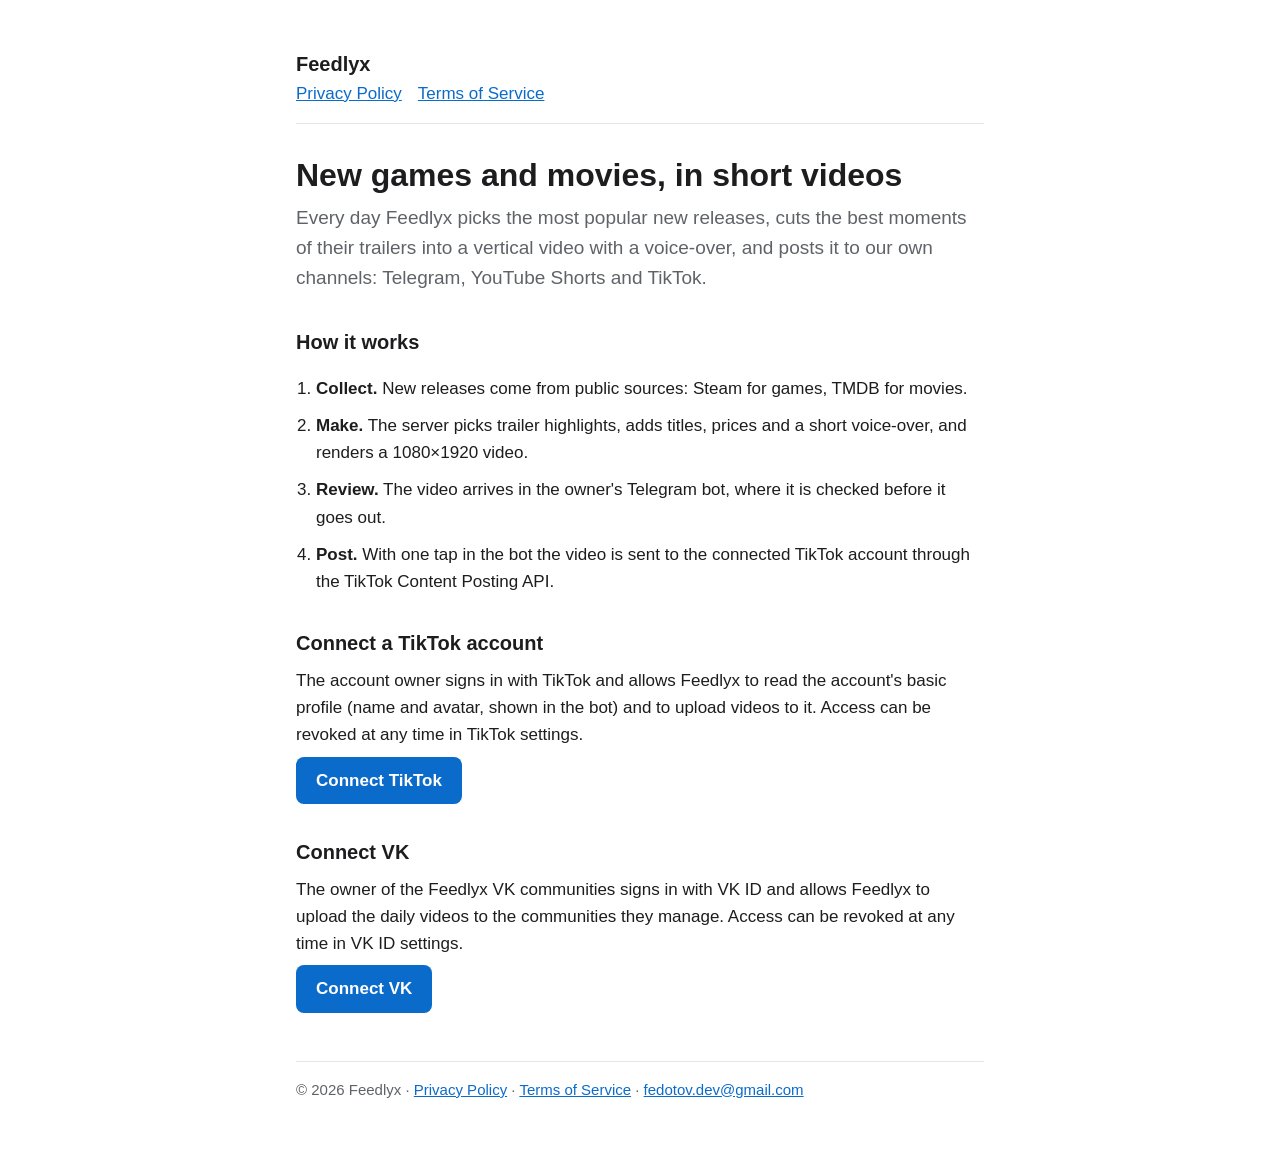
<file: index.html>
<!doctype html>
<html lang="en">
<head>
  <meta charset="utf-8">
  <meta name="viewport" content="width=device-width, initial-scale=1">
  <title>Feedlyx</title>
  <link rel="stylesheet" href="style.css">
</head>
<body>
<main>
  <header>
    <a class="brand" href="./">Feedlyx</a>
    <nav><a href="privacy.html">Privacy Policy</a><a href="terms.html">Terms of Service</a></nav>
  </header>

  <h1>New games and movies, in short videos</h1>
  <p class="lead">Every day Feedlyx picks the most popular new releases, cuts the best moments of their trailers into a
     vertical video with a voice-over, and posts it to our own channels: Telegram, YouTube Shorts and TikTok.</p>

  <h2>How it works</h2>
  <ol class="steps">
    <li><b>Collect.</b> New releases come from public sources: Steam for games, TMDB for movies.</li>
    <li><b>Make.</b> The server picks trailer highlights, adds titles, prices and a short voice-over, and renders a
        1080×1920 video.</li>
    <li><b>Review.</b> The video arrives in the owner's Telegram bot, where it is checked before it goes out.</li>
    <li><b>Post.</b> With one tap in the bot the video is sent to the connected TikTok account through the TikTok
        Content Posting API.</li>
  </ol>

  <h2>Connect a TikTok account</h2>
  <p>The account owner signs in with TikTok and allows Feedlyx to read the account's basic profile (name and avatar,
     shown in the bot) and to upload videos to it. Access can be revoked at any time in TikTok settings.</p>
  <p><a id="connect" class="button" href="#">Connect TikTok</a></p>

  <h2>Connect VK</h2>
  <p>The owner of the Feedlyx VK communities signs in with VK ID and allows Feedlyx to upload the daily videos to the
     communities they manage. Access can be revoked at any time in VK ID settings.</p>
  <p><a id="connect-vk" class="button" href="#">Connect VK</a></p>
  <script>
    // TikTok Login Kit (web): the code comes back to callback.html; state guards against a forged answer.
    (function () {
      var CLIENT_KEY = "sbawt48iv0aj3pk96m";  // Sandbox until the app passes review
      var SCOPES = "user.info.basic,video.upload";
      var REDIRECT = "https://frodioh.github.io/feedlyx-legal/callback.html";
      document.getElementById("connect").onclick = function (e) {
        e.preventDefault();
        var bytes = new Uint8Array(16);
        crypto.getRandomValues(bytes);
        var state = Array.from(bytes, function (b) { return b.toString(16).padStart(2, "0"); }).join("");
        sessionStorage.setItem("tiktok_state", state);
        location.href = "https://www.tiktok.com/v2/auth/authorize/?" + new URLSearchParams({
          client_key: CLIENT_KEY, scope: SCOPES, response_type: "code", redirect_uri: REDIRECT, state: state
        });
      };
    })();

    // VK ID (OAuth 2.1 with PKCE): vk-callback.html gets the code; the verifier stays in this browser session.
    (function () {
      var APP_ID = "54866739";
      var SCOPES = "video wall groups";
      var REDIRECT = "https://frodioh.github.io/feedlyx-legal/vk-callback.html";
      function random(n) {
        var bytes = new Uint8Array(n);
        crypto.getRandomValues(bytes);
        return Array.from(bytes, function (b) { return b.toString(16).padStart(2, "0"); }).join("");
      }
      function base64url(buf) {
        return btoa(String.fromCharCode.apply(null, new Uint8Array(buf)))
          .replace(/\+/g, "-").replace(/\//g, "_").replace(/=+$/, "");
      }
      document.getElementById("connect-vk").onclick = function (e) {
        e.preventDefault();
        var verifier = random(32), state = random(16);
        sessionStorage.setItem("vk_verifier", verifier);
        sessionStorage.setItem("vk_state", state);
        crypto.subtle.digest("SHA-256", new TextEncoder().encode(verifier)).then(function (hash) {
          location.href = "https://id.vk.com/authorize?" + new URLSearchParams({
            response_type: "code", client_id: APP_ID, scope: SCOPES, redirect_uri: REDIRECT, state: state,
            code_challenge: base64url(hash), code_challenge_method: "S256"
          });
        });
      };
    })();
  </script>

  <footer>© 2026 Feedlyx · <a href="privacy.html">Privacy Policy</a> · <a href="terms.html">Terms of Service</a> ·
    <a href="mailto:fedotov.dev@gmail.com">fedotov.dev@gmail.com</a></footer>
</main>
</body>
</html>
</file>
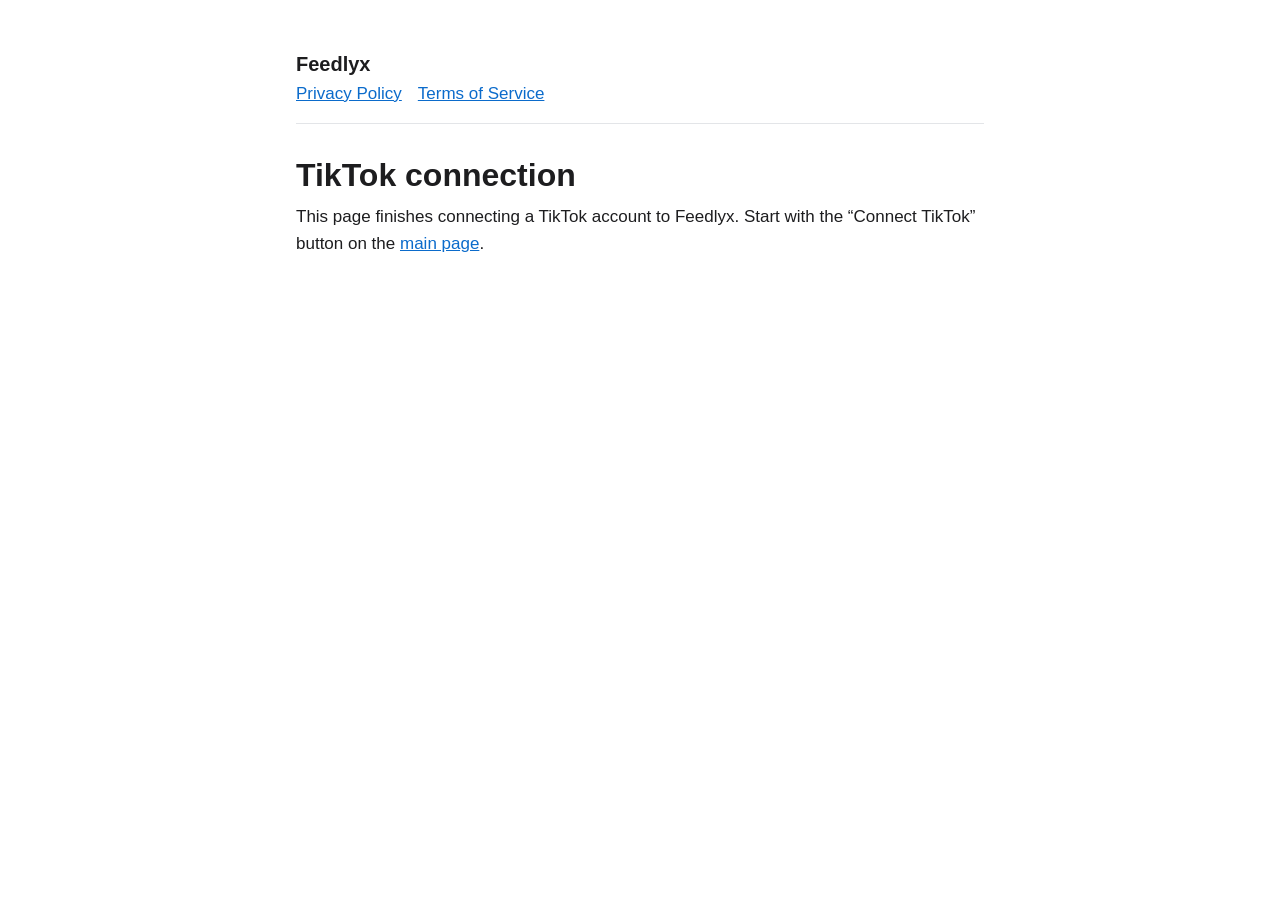
<file: callback.html>
<!doctype html>
<html lang="en">
<head>
  <meta charset="utf-8">
  <meta name="viewport" content="width=device-width, initial-scale=1">
  <meta name="referrer" content="no-referrer">
  <title>TikTok connection — Feedlyx</title>
  <link rel="stylesheet" href="style.css">
  <style>
    .code { font: 15px/1.5 ui-monospace, SFMono-Regular, Menlo, Consolas, monospace; word-break: break-all;
            border: 1px solid var(--rule); border-radius: 8px; padding: 12px; margin: 16px 0; }
    button { font: inherit; padding: 8px 16px; border-radius: 8px; border: 1px solid var(--accent);
             background: var(--accent); color: var(--bg); cursor: pointer; }
    .error { color: #c5221f; }
  </style>
</head>
<body>
<main>
  <header>
    <a class="brand" href="./">Feedlyx</a>
    <nav><a href="privacy.html">Privacy Policy</a><a href="terms.html">Terms of Service</a></nav>
  </header>
  <h1>TikTok connection</h1>
  <div id="result"><p>Reading the answer from TikTok…</p></div>
</main>
<script>
  // TikTok sends the user back here with ?code=…&state=… (or ?error=…). The owner pastes the code into the
  // Feedlyx Telegram bot, and the server exchanges it for tokens; nothing is stored or sent from this page.
  (function () {
    var params = new URLSearchParams(location.search);
    var box = document.getElementById("result");
    var code = params.get("code");
    var error = params.get("error");
    var expected = sessionStorage.getItem("tiktok_state");
    sessionStorage.removeItem("tiktok_state");
    if (code && expected && params.get("state") !== expected) {
      box.innerHTML = "<p class='error'>This answer was not started from this browser (state mismatch). " +
        "Start again with the “Connect TikTok” button on the <a href='./'>main page</a>.</p>";
    } else if (code) {
      box.innerHTML = "<p>✅ TikTok account authorized. To finish, send this code to the Feedlyx bot " +
        "(it expires in a few minutes):</p>" +
        "<ol><li>Tap <b>Copy code and open the bot</b>.</li><li>Paste the code in the chat with the bot.</li></ol>" +
        "<div class='code' id='code'></div>" +
        "<div class='actions'><button id='copy'>Copy code and open the bot</button>" +
        "<a href='https://t.me/feedlyx_bot'>@feedlyx_bot</a></div><p id='copied' class='updated'></p>";
      document.getElementById("code").textContent = code;
      document.getElementById("copy").onclick = function () {
        navigator.clipboard.writeText(code).then(function () {
          document.getElementById("copied").textContent = "Code copied — paste it in the chat with the bot.";
          location.href = "https://t.me/feedlyx_bot";
        });
      };
    } else if (error) {
      box.innerHTML = "<p class='error'>TikTok did not authorize the app: <span id='err'></span></p>";
      document.getElementById("err").textContent = error + " " + (params.get("error_description") || "");
    } else {
      box.innerHTML = "<p>This page finishes connecting a TikTok account to Feedlyx. " +
        "Start with the “Connect TikTok” button on the <a href='./'>main page</a>.</p>";
    }
    history.replaceState(null, "", location.pathname);  // the code should not stay in the history
  })();
</script>
</body>
</html>
</file>
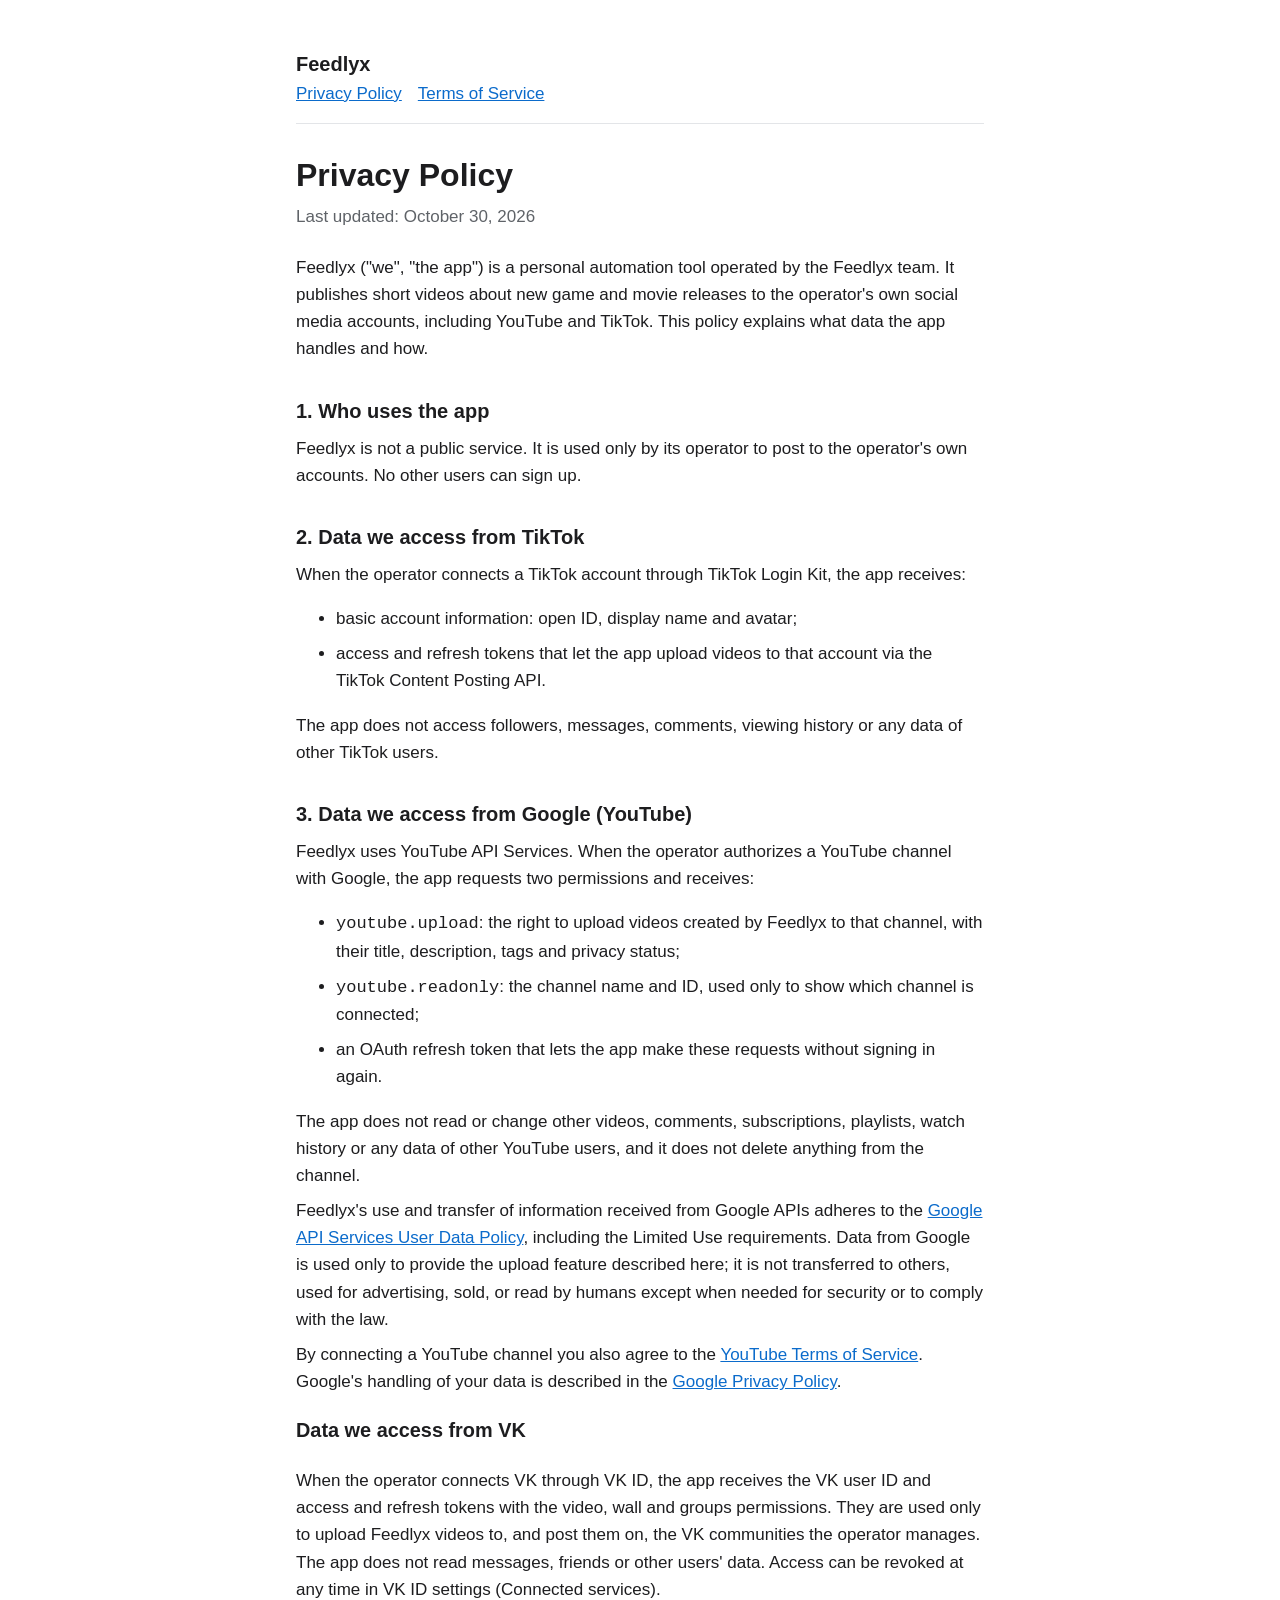
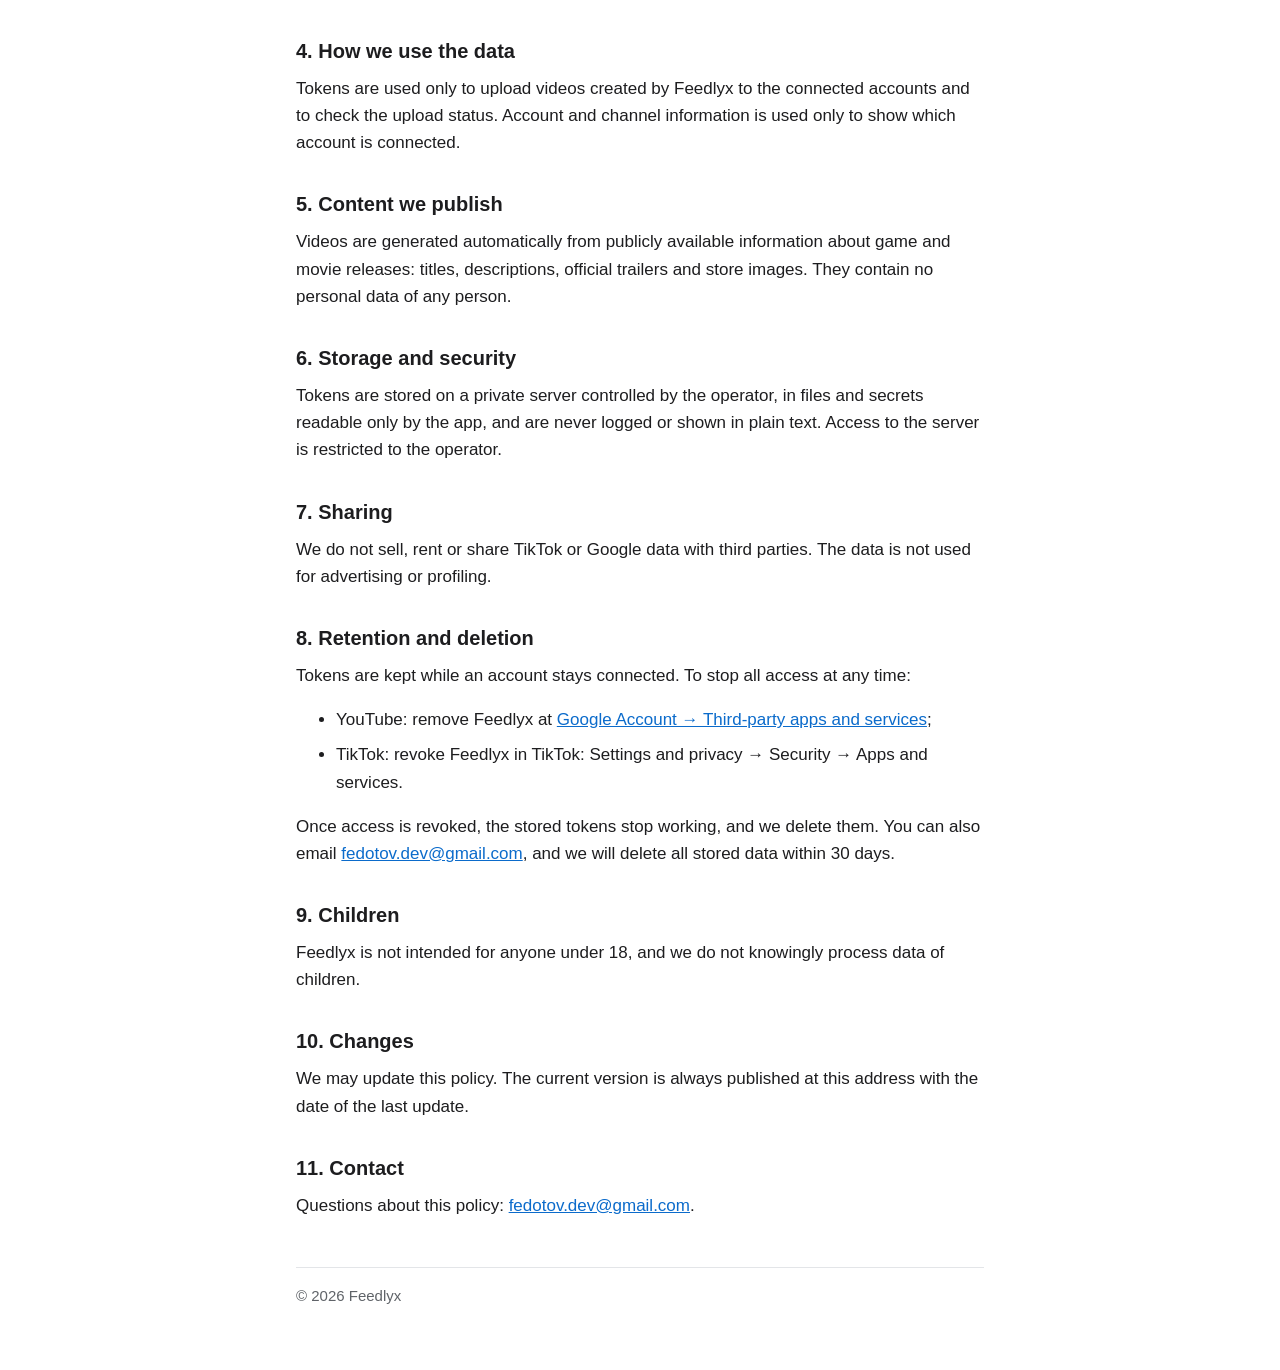
<file: privacy.html>
<!doctype html>
<html lang="en">
<head>
  <meta charset="utf-8">
  <meta name="viewport" content="width=device-width, initial-scale=1">
  <title>Privacy Policy — Feedlyx</title>
  <link rel="stylesheet" href="style.css">
</head>
<body>
<main>
  <header>
    <a class="brand" href="./">Feedlyx</a>
    <nav><a href="privacy.html">Privacy Policy</a><a href="terms.html">Terms of Service</a></nav>
  </header>
  <h1>Privacy Policy</h1>
  <p class="updated">Last updated: October 30, 2026</p>

  <p>Feedlyx ("we", "the app") is a personal automation tool operated by the Feedlyx team. It publishes short videos
     about new game and movie releases to the operator's own social media accounts, including YouTube and TikTok.
     This policy explains what data the app handles and how.</p>

  <h2>1. Who uses the app</h2>
  <p>Feedlyx is not a public service. It is used only by its operator to post to the operator's own accounts.
     No other users can sign up.</p>

  <h2>2. Data we access from TikTok</h2>
  <p>When the operator connects a TikTok account through TikTok Login Kit, the app receives:</p>
  <ul>
    <li>basic account information: open ID, display name and avatar;</li>
    <li>access and refresh tokens that let the app upload videos to that account via the TikTok Content Posting
        API.</li>
  </ul>
  <p>The app does not access followers, messages, comments, viewing history or any data of other TikTok users.</p>

  <h2>3. Data we access from Google (YouTube)</h2>
  <p>Feedlyx uses YouTube API Services. When the operator authorizes a YouTube channel with Google, the app requests
     two permissions and receives:</p>
  <ul>
    <li><code>youtube.upload</code>: the right to upload videos created by Feedlyx to that channel, with their
        title, description, tags and privacy status;</li>
    <li><code>youtube.readonly</code>: the channel name and ID, used only to show which channel is connected;</li>
    <li>an OAuth refresh token that lets the app make these requests without signing in again.</li>
  </ul>
  <p>The app does not read or change other videos, comments, subscriptions, playlists, watch history or any data of
     other YouTube users, and it does not delete anything from the channel.</p>
  <p>Feedlyx's use and transfer of information received from Google APIs adheres to the
     <a href="https://developers.google.com/terms/api-services-user-data-policy">Google API Services User Data
     Policy</a>, including the Limited Use requirements. Data from Google is used only to provide the upload
     feature described here; it is not transferred to others, used for advertising, sold, or read by humans except
     when needed for security or to comply with the law.</p>
  <p>By connecting a YouTube channel you also agree to the
     <a href="https://www.youtube.com/t/terms">YouTube Terms of Service</a>. Google's handling of your data is
     described in the <a href="https://policies.google.com/privacy">Google Privacy Policy</a>.</p>

  <h3>Data we access from VK</h3>
  <p>When the operator connects VK through VK ID, the app receives the VK user ID and access and refresh tokens with
     the video, wall and groups permissions. They are used only to upload Feedlyx videos to, and post them on, the VK
     communities the operator manages. The app does not read messages, friends or other users' data. Access can be
     revoked at any time in VK ID settings (Connected services).</p>

  <h2>4. How we use the data</h2>
  <p>Tokens are used only to upload videos created by Feedlyx to the connected accounts and to check the upload
     status. Account and channel information is used only to show which account is connected.</p>

  <h2>5. Content we publish</h2>
  <p>Videos are generated automatically from publicly available information about game and movie releases: titles,
     descriptions, official trailers and store images. They contain no personal data of any person.</p>

  <h2>6. Storage and security</h2>
  <p>Tokens are stored on a private server controlled by the operator, in files and secrets readable only by the
     app, and are never logged or shown in plain text. Access to the server is restricted to the operator.</p>

  <h2>7. Sharing</h2>
  <p>We do not sell, rent or share TikTok or Google data with third parties. The data is not used for advertising or
     profiling.</p>

  <h2>8. Retention and deletion</h2>
  <p>Tokens are kept while an account stays connected. To stop all access at any time:</p>
  <ul>
    <li>YouTube: remove Feedlyx at <a href="https://myaccount.google.com/permissions">Google Account → Third-party
        apps and services</a>;</li>
    <li>TikTok: revoke Feedlyx in TikTok: Settings and privacy → Security → Apps and services.</li>
  </ul>
  <p>Once access is revoked, the stored tokens stop working, and we delete them. You can also email
     <a href="mailto:fedotov.dev@gmail.com">fedotov.dev@gmail.com</a>, and we will delete all stored data within
     30 days.</p>

  <h2>9. Children</h2>
  <p>Feedlyx is not intended for anyone under 18, and we do not knowingly process data of children.</p>

  <h2>10. Changes</h2>
  <p>We may update this policy. The current version is always published at this address with the date of the last
     update.</p>

  <h2>11. Contact</h2>
  <p>Questions about this policy: <a href="mailto:fedotov.dev@gmail.com">fedotov.dev@gmail.com</a>.</p>

  <footer>© 2026 Feedlyx</footer>
</main>
</body>
</html>
</file>
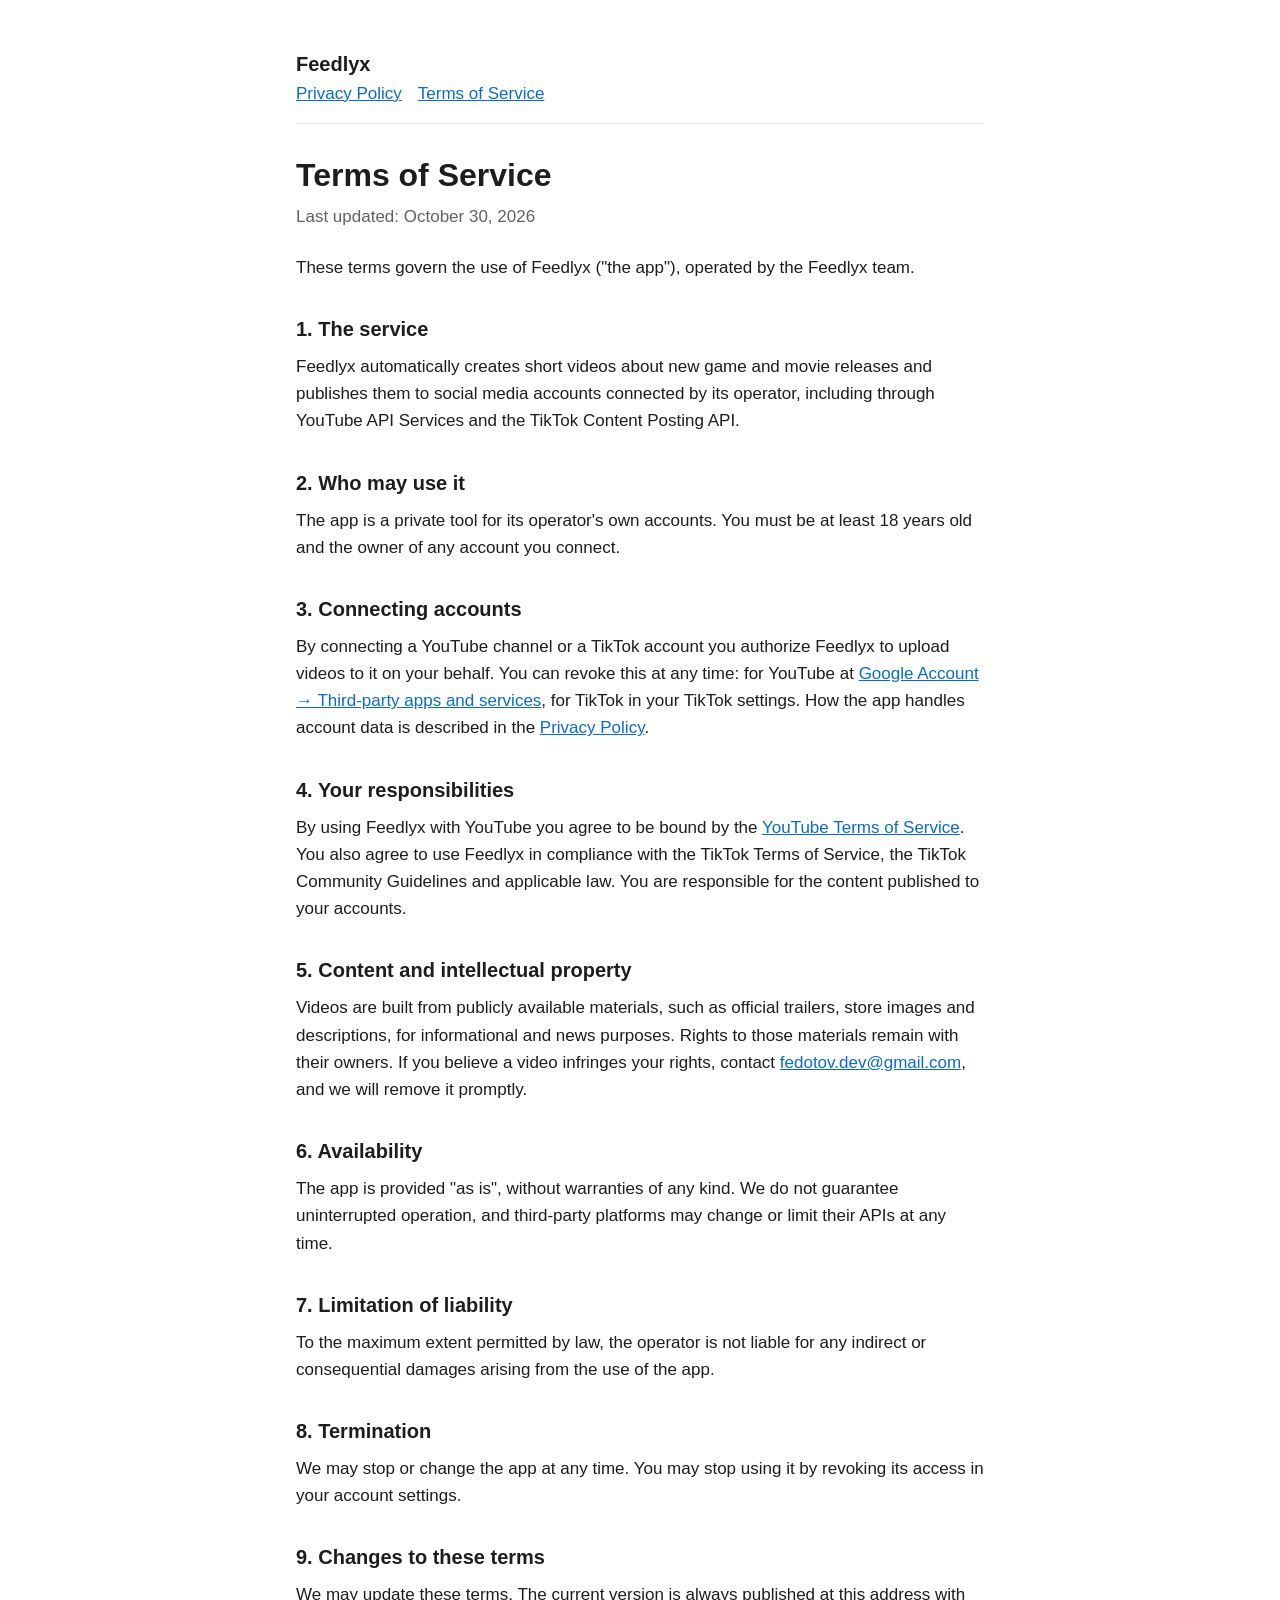
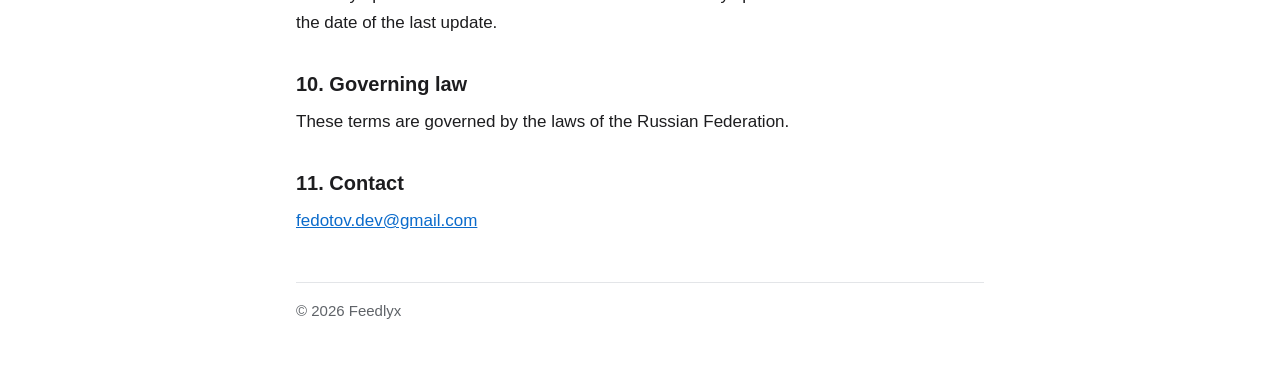
<file: terms.html>
<!doctype html>
<html lang="en">
<head>
  <meta charset="utf-8">
  <meta name="viewport" content="width=device-width, initial-scale=1">
  <title>Terms of Service — Feedlyx</title>
  <link rel="stylesheet" href="style.css">
</head>
<body>
<main>
  <header>
    <a class="brand" href="./">Feedlyx</a>
    <nav><a href="privacy.html">Privacy Policy</a><a href="terms.html">Terms of Service</a></nav>
  </header>
  <h1>Terms of Service</h1>
  <p class="updated">Last updated: October 30, 2026</p>

  <p>These terms govern the use of Feedlyx ("the app"), operated by the Feedlyx team.</p>

  <h2>1. The service</h2>
  <p>Feedlyx automatically creates short videos about new game and movie releases and publishes them to social media
     accounts connected by its operator, including through YouTube API Services and the TikTok Content Posting API.</p>

  <h2>2. Who may use it</h2>
  <p>The app is a private tool for its operator's own accounts. You must be at least 18 years old and the owner of
     any account you connect.</p>

  <h2>3. Connecting accounts</h2>
  <p>By connecting a YouTube channel or a TikTok account you authorize Feedlyx to upload videos to it on your
     behalf. You can revoke this at any time: for YouTube at
     <a href="https://myaccount.google.com/permissions">Google Account → Third-party apps and services</a>, for TikTok
     in your TikTok settings. How the app handles account data is described in the
     <a href="privacy.html">Privacy Policy</a>.</p>

  <h2>4. Your responsibilities</h2>
  <p>By using Feedlyx with YouTube you agree to be bound by the
     <a href="https://www.youtube.com/t/terms">YouTube Terms of Service</a>. You also agree to use Feedlyx in
     compliance with the TikTok Terms of Service, the TikTok Community Guidelines and applicable law. You are responsible for the content published to your accounts.</p>

  <h2>5. Content and intellectual property</h2>
  <p>Videos are built from publicly available materials, such as official trailers, store images and descriptions,
     for informational and news purposes. Rights to those materials remain with their owners. If you believe a video
     infringes your rights, contact <a href="mailto:fedotov.dev@gmail.com">fedotov.dev@gmail.com</a>, and we will
     remove it promptly.</p>

  <h2>6. Availability</h2>
  <p>The app is provided "as is", without warranties of any kind. We do not guarantee uninterrupted operation, and
     third-party platforms may change or limit their APIs at any time.</p>

  <h2>7. Limitation of liability</h2>
  <p>To the maximum extent permitted by law, the operator is not liable for any indirect or consequential damages
     arising from the use of the app.</p>

  <h2>8. Termination</h2>
  <p>We may stop or change the app at any time. You may stop using it by revoking its access in your account
     settings.</p>

  <h2>9. Changes to these terms</h2>
  <p>We may update these terms. The current version is always published at this address with the date of the last
     update.</p>

  <h2>10. Governing law</h2>
  <p>These terms are governed by the laws of the Russian Federation.</p>

  <h2>11. Contact</h2>
  <p><a href="mailto:fedotov.dev@gmail.com">fedotov.dev@gmail.com</a></p>

  <footer>© 2026 Feedlyx</footer>
</main>
</body>
</html>
</file>
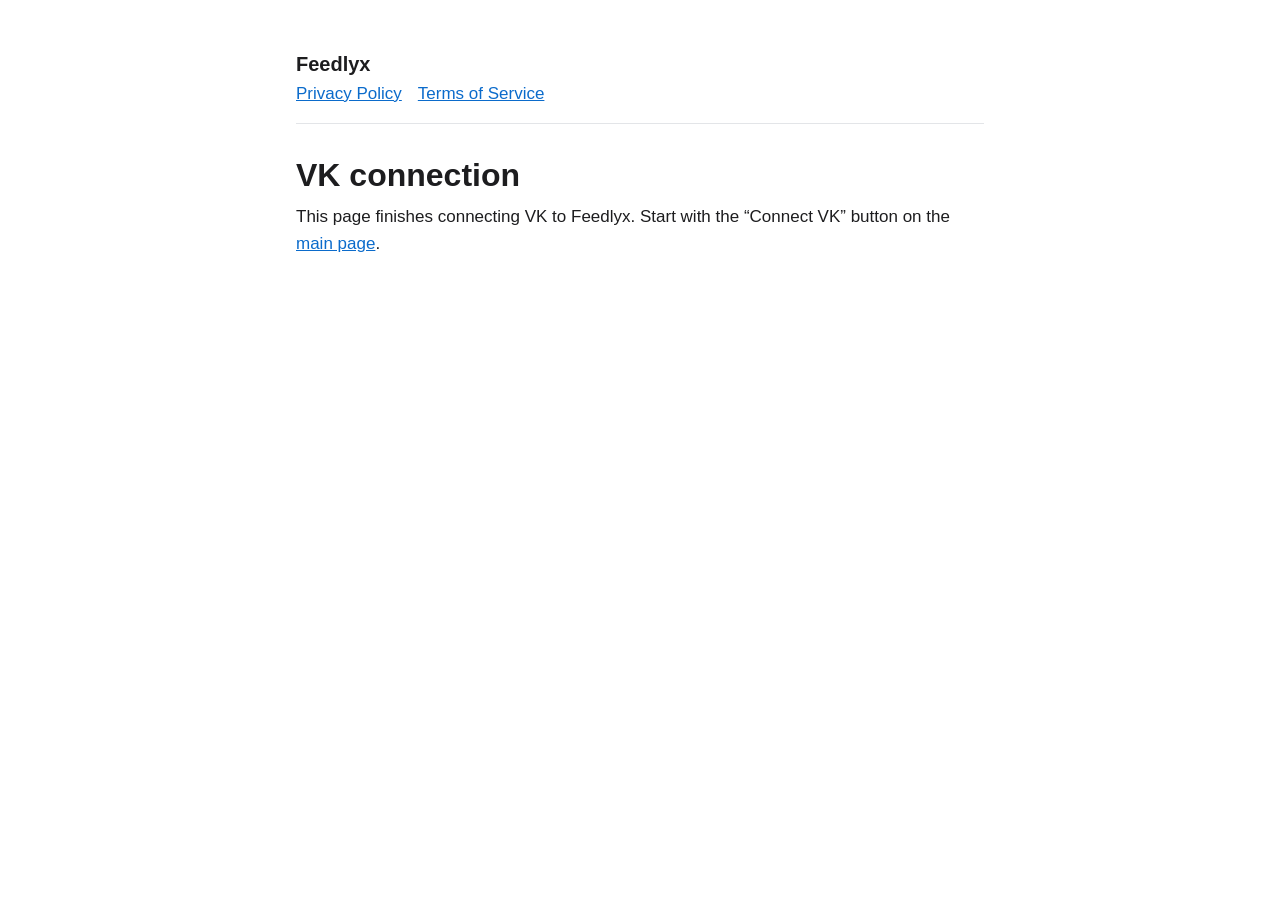
<file: vk-callback.html>
<!doctype html>
<html lang="en">
<head>
  <meta charset="utf-8">
  <meta name="viewport" content="width=device-width, initial-scale=1">
  <meta name="referrer" content="no-referrer">
  <title>VK connection — Feedlyx</title>
  <link rel="stylesheet" href="style.css">
  <style>
    .code { font: 15px/1.5 ui-monospace, SFMono-Regular, Menlo, Consolas, monospace; word-break: break-all;
            border: 1px solid var(--rule); border-radius: 8px; padding: 12px; margin: 16px 0; }
    button { font: inherit; padding: 8px 16px; border-radius: 8px; border: 1px solid var(--accent);
             background: var(--accent); color: var(--bg); cursor: pointer; }
    .error { color: #c5221f; }
  </style>
</head>
<body>
<main>
  <header>
    <a class="brand" href="./">Feedlyx</a>
    <nav><a href="privacy.html">Privacy Policy</a><a href="terms.html">Terms of Service</a></nav>
  </header>
  <h1>VK connection</h1>
  <div id="result"><p>Reading the answer from VK ID…</p></div>
</main>
<script>
  // VK ID sends the user back here with ?code=…&device_id=…&state=… (or ?error=…). The page packs the code with the
  // PKCE verifier kept in this browser session into one "vk1." string; the owner pastes it into the Feedlyx Telegram
  // bot, and the server exchanges it for tokens. Nothing is stored or sent from this page.
  (function () {
    var params = new URLSearchParams(location.search);
    var box = document.getElementById("result");
    var code = params.get("code");
    var error = params.get("error");
    var expected = sessionStorage.getItem("vk_state");
    var verifier = sessionStorage.getItem("vk_verifier");
    sessionStorage.removeItem("vk_state");
    sessionStorage.removeItem("vk_verifier");
    if (code && (!expected || !verifier || params.get("state") !== expected)) {
      box.innerHTML = "<p class='error'>This answer was not started from this browser. " +
        "Start again with the “Connect VK” button on the <a href='./'>main page</a>.</p>";
    } else if (code) {
      var packed = "vk1." + btoa(JSON.stringify({
        code: code, device_id: params.get("device_id") || "", code_verifier: verifier, state: expected
      })).replace(/\+/g, "-").replace(/\//g, "_").replace(/=+$/, "");
      box.innerHTML = "<p>✅ VK account authorized. To finish, send this code to the Feedlyx bot " +
        "(it expires in a few minutes):</p>" +
        "<ol><li>Tap <b>Copy code and open the bot</b>.</li><li>Paste the code in the chat with the bot.</li></ol>" +
        "<div class='code' id='code'></div>" +
        "<div class='actions'><button id='copy'>Copy code and open the bot</button>" +
        "<a href='https://t.me/feedlyx_bot'>@feedlyx_bot</a></div><p id='copied' class='updated'></p>";
      document.getElementById("code").textContent = packed;
      document.getElementById("copy").onclick = function () {
        navigator.clipboard.writeText(packed).then(function () {
          document.getElementById("copied").textContent = "Code copied — paste it in the chat with the bot.";
          location.href = "https://t.me/feedlyx_bot";
        });
      };
    } else if (error) {
      box.innerHTML = "<p class='error'>VK did not authorize the app: <span id='err'></span></p>";
      document.getElementById("err").textContent = error + " " + (params.get("error_description") || "");
    } else {
      box.innerHTML = "<p>This page finishes connecting VK to Feedlyx. " +
        "Start with the “Connect VK” button on the <a href='./'>main page</a>.</p>";
    }
    history.replaceState(null, "", location.pathname);  // the code should not stay in the history
  })();
</script>
</body>
</html>
</file>
<file: style.css>
:root {
  --bg: #ffffff;
  --text: #1d1d1f;
  --muted: #5f6368;
  --accent: #0b6bcb;
  --rule: #e3e5e8;
}
@media (prefers-color-scheme: dark) {
  :root {
    --bg: #121316;
    --text: #e8eaed;
    --muted: #a0a4ab;
    --accent: #6cb4ff;
    --rule: #2c2f34;
  }
}
* { box-sizing: border-box; }
body {
  margin: 0;
  background: var(--bg);
  color: var(--text);
  font: 17px/1.6 -apple-system, BlinkMacSystemFont, "Segoe UI", Roboto, Helvetica, Arial, sans-serif;
}
main { max-width: 720px; margin: 0 auto; padding: 48px 16px 64px; }
header { border-bottom: 1px solid var(--rule); margin-bottom: 32px; padding-bottom: 16px; }
.brand { font-weight: 700; font-size: 20px; color: var(--text); text-decoration: none; }
nav a { margin-right: 16px; }
h1 { font-size: 32px; line-height: 1.2; margin: 0 0 8px; }
h2 { font-size: 20px; margin: 32px 0 8px; }
p, li { margin: 8px 0; }
a { color: var(--accent); }
.updated { color: var(--muted); margin-bottom: 24px; }
.lead { font-size: 19px; color: var(--muted); }
.steps { padding-left: 20px; }
.steps li { margin: 10px 0; }
.actions { display: flex; flex-wrap: wrap; gap: 12px; align-items: center; margin: 16px 0; }
.button { display: inline-block; padding: 10px 20px; border-radius: 8px; background: var(--accent);
          color: var(--bg); text-decoration: none; font-weight: 600; }
footer { border-top: 1px solid var(--rule); margin-top: 48px; padding-top: 16px; color: var(--muted); font-size: 15px; }
</file>
